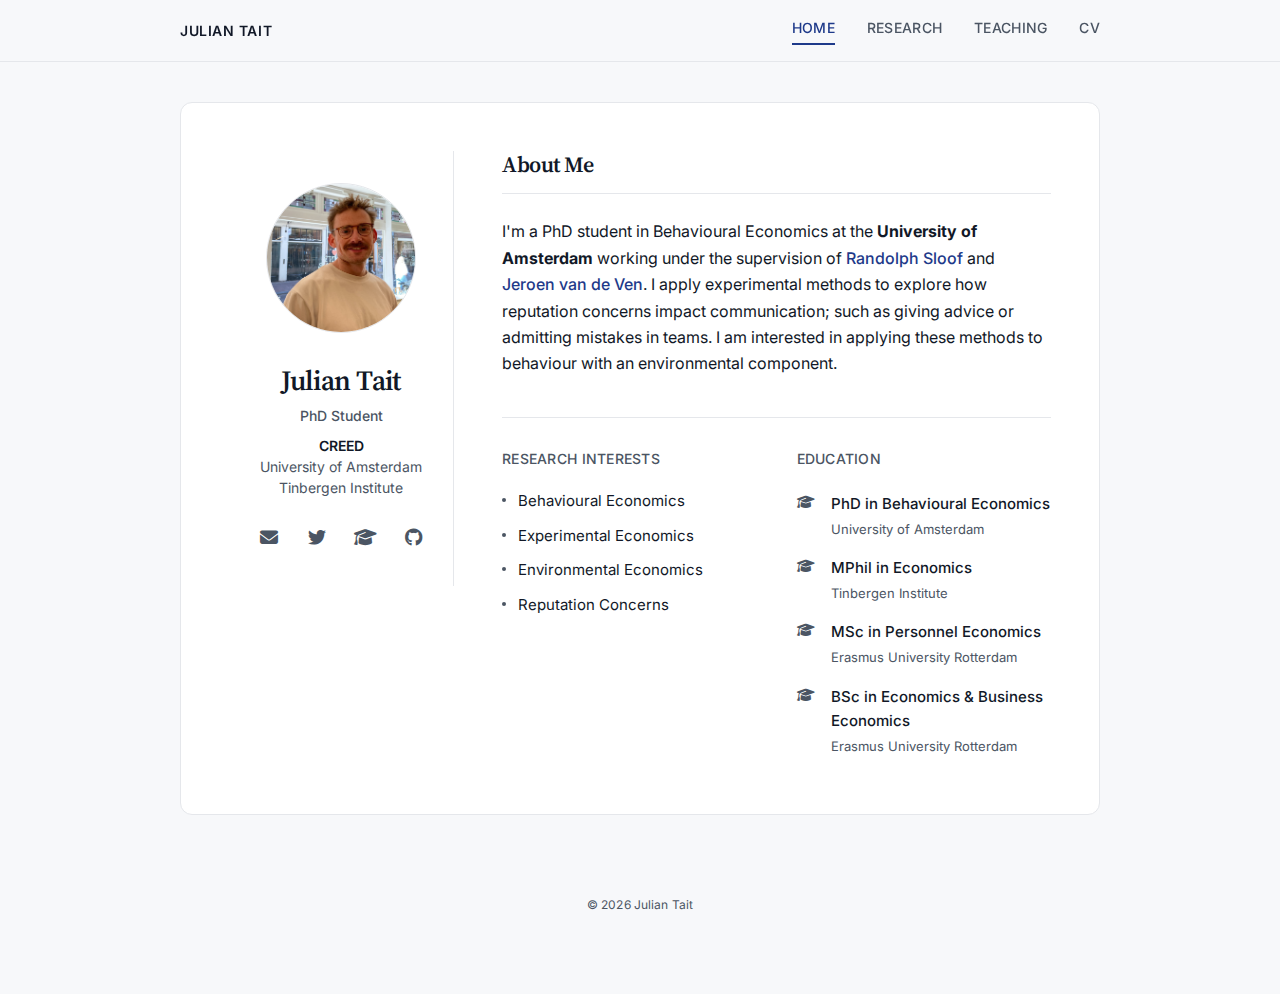
<file: index.html>
<!DOCTYPE html>
<html lang="en">
<head>
  <meta charset="UTF-8" />
  <meta name="viewport" content="width=device-width, initial-scale=1.0" />
  <meta name="google-site-verification" content="dTGXb1-qPw_tlqSa1XOd42FP-dNkVsbjYwUAmYOwEiI" />
  <title>Julian Tait – Behavioural Economist</title>
  <link rel="stylesheet" href="static/css/style.css" />
  <link href="https://cdnjs.cloudflare.com/ajax/libs/font-awesome/6.4.0/css/all.min.css" rel="stylesheet">
</head>
<body>
  <div data-nav></div>

  <main class="page-container home-container">
    <aside class="home-left">
      <img src="images/profile.jpg" alt="Profile photo of Julian Tait" class="home-photo" />
      <h1>Julian Tait</h1>
      <p class="subtitle">PhD Student</p>
      <p class="affiliations"><b>CREED</b></p>
      <p class="affiliations">University of Amsterdam</p>
      <p class="affiliations">Tinbergen Institute</p>
      <div class="icons">
        <a href="mailto:j.tait@uva.nl" aria-label="Email"><i class="fas fa-envelope"></i></a>
        <a href="https://twitter.com/" aria-label="Twitter"><i class="fab fa-twitter"></i></a>
        <a href="https://scholar.google.com/" aria-label="Google Scholar"><i class="fas fa-graduation-cap"></i></a>
        <a href="https://github.com/" aria-label="GitHub"><i class="fab fa-github"></i></a>
      </div>
    </aside>

    <div class="home-right">
      <section>
        <h2>About Me</h2>
        <p>I'm a PhD student in Behavioural Economics at the <b>University of Amsterdam</b> working under the supervision of <a href="https://www.uva.nl/en/profile/s/l/r.sloof/r.sloof.html?cb" target="_blank" class="supervisor-link">Randolph Sloof</a> and <a href="https://sites.google.com/site/jeroenvandevensite/Home" target="_blank" class="supervisor-link">Jeroen van de Ven</a>. I apply experimental methods to explore how reputation concerns impact communication; such as giving advice or admitting mistakes in teams. I am interested in applying these methods to behaviour with an environmental component.</p>
      </section>

      <section class="two-col">
        <div>
          <h3>Research Interests</h3>
          <ul class="research-list">
            <li>Behavioural Economics</li>
            <li>Experimental Economics</li>
            <li>Environmental Economics</li>
            <li>Reputation Concerns</li>
          </ul>
        </div>

        <div>
          <h3>Education</h3>
          <ul class="education-list">
            <li>
              <i class="fas fa-graduation-cap"></i>
              <div class="education-text">
                <div class="education-title">PhD in Behavioural Economics</div>
                <div class="education-location">University of Amsterdam</div>
              </div>
            </li>
            <li>
              <i class="fas fa-graduation-cap"></i>
              <div class="education-text">
                <div class="education-title">MPhil in Economics</div>
                <div class="education-location">Tinbergen Institute</div>
              </div>
            </li>
            <li>
              <i class="fas fa-graduation-cap"></i>
              <div class="education-text">
                <div class="education-title">MSc in Personnel Economics</div>
                <div class="education-location">Erasmus University Rotterdam</div>
              </div>
            </li>
            <li>
              <i class="fas fa-graduation-cap"></i>
              <div class="education-text">
                <div class="education-title">BSc in Economics & Business Economics</div>
                <div class="education-location">Erasmus University Rotterdam</div>
              </div>
            </li>
          </ul>
        </div>
      </section>
    </div>
  </main>

  <div data-footer></div>
  <script src="static/js/partials.js"></script>
</body>
</html>
</file>
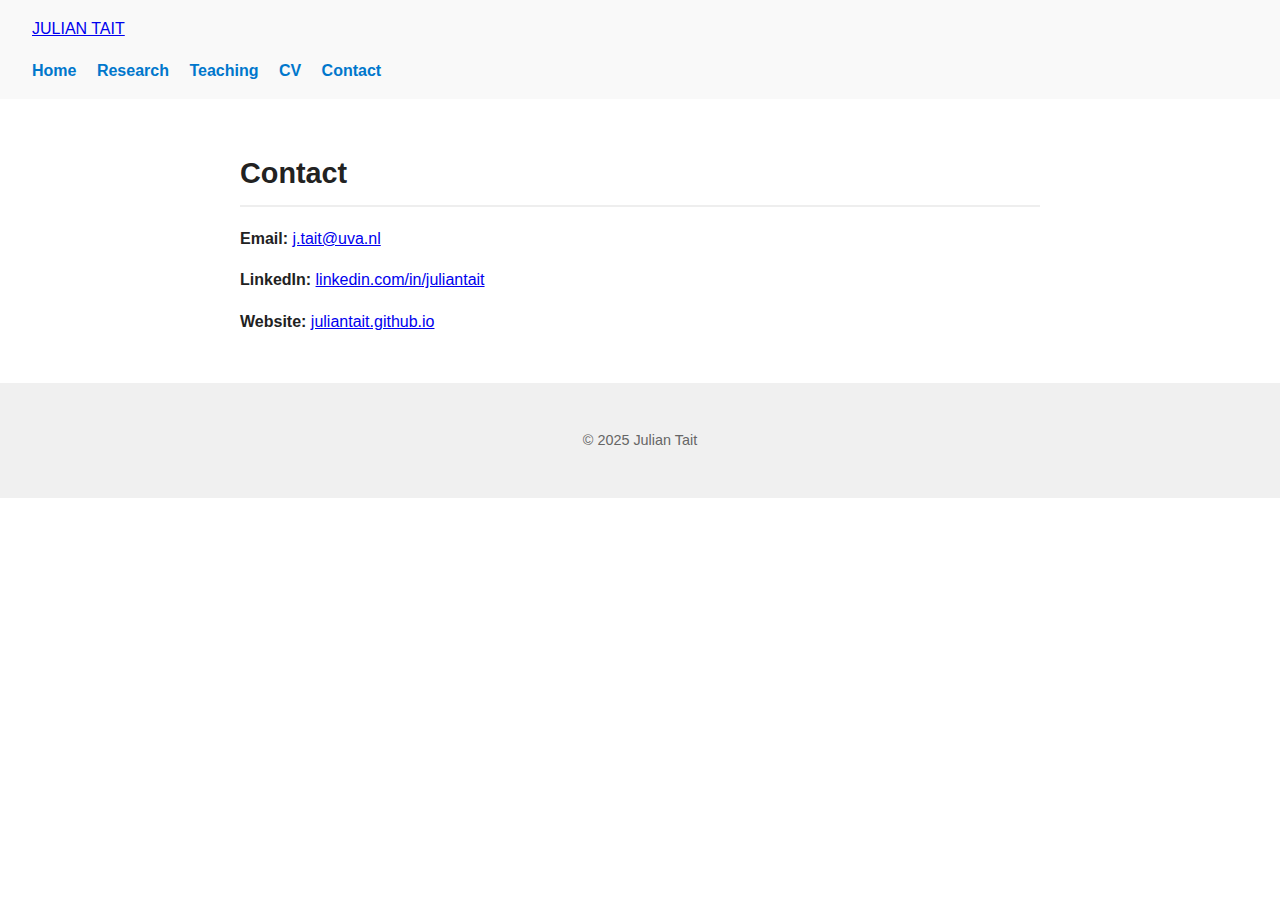
<file: contact.html>
<!DOCTYPE html>
<html lang="en">
<head>
  <meta charset="UTF-8" />
  <meta name="viewport" content="width=device-width, initial-scale=1.0" />
  <title>Research – Julian Tait</title>
  <link rel="stylesheet" href="style.css" />
</head>
<body>
  <header class="nav-header">
    <div class="nav-container">
      <div class="nav-logo"><a href="index.html">JULIAN TAIT</a></div>
      <nav>
        <a href="index.html">Home</a>
        <a href="research.html">Research</a>
        <a href="teaching.html">Teaching</a>
        <a href="cv.html">CV</a>
        <a href="contact.html">Contact</a>
      </nav>
    </div>
  </header>

<main class="page-container">
  <h1>Contact</h1>
  <section class="contact-info">
    <p><strong>Email:</strong> <a class="contact-link" href="mailto:j.tait@uva.nl">j.tait@uva.nl</a></p>
    <p><strong>LinkedIn:</strong> <a class="contact-link" href="https://www.linkedin.com/in/juliantait">linkedin.com/in/juliantait</a></p>
    <p><strong>Website:</strong> <a class="contact-link" href="https://juliantait.github.io">juliantait.github.io</a></p>
  </section>
</main>

  <footer>
    <p>&copy; 2025 Julian Tait</p>
  </footer>
</body>
</html>
</file>
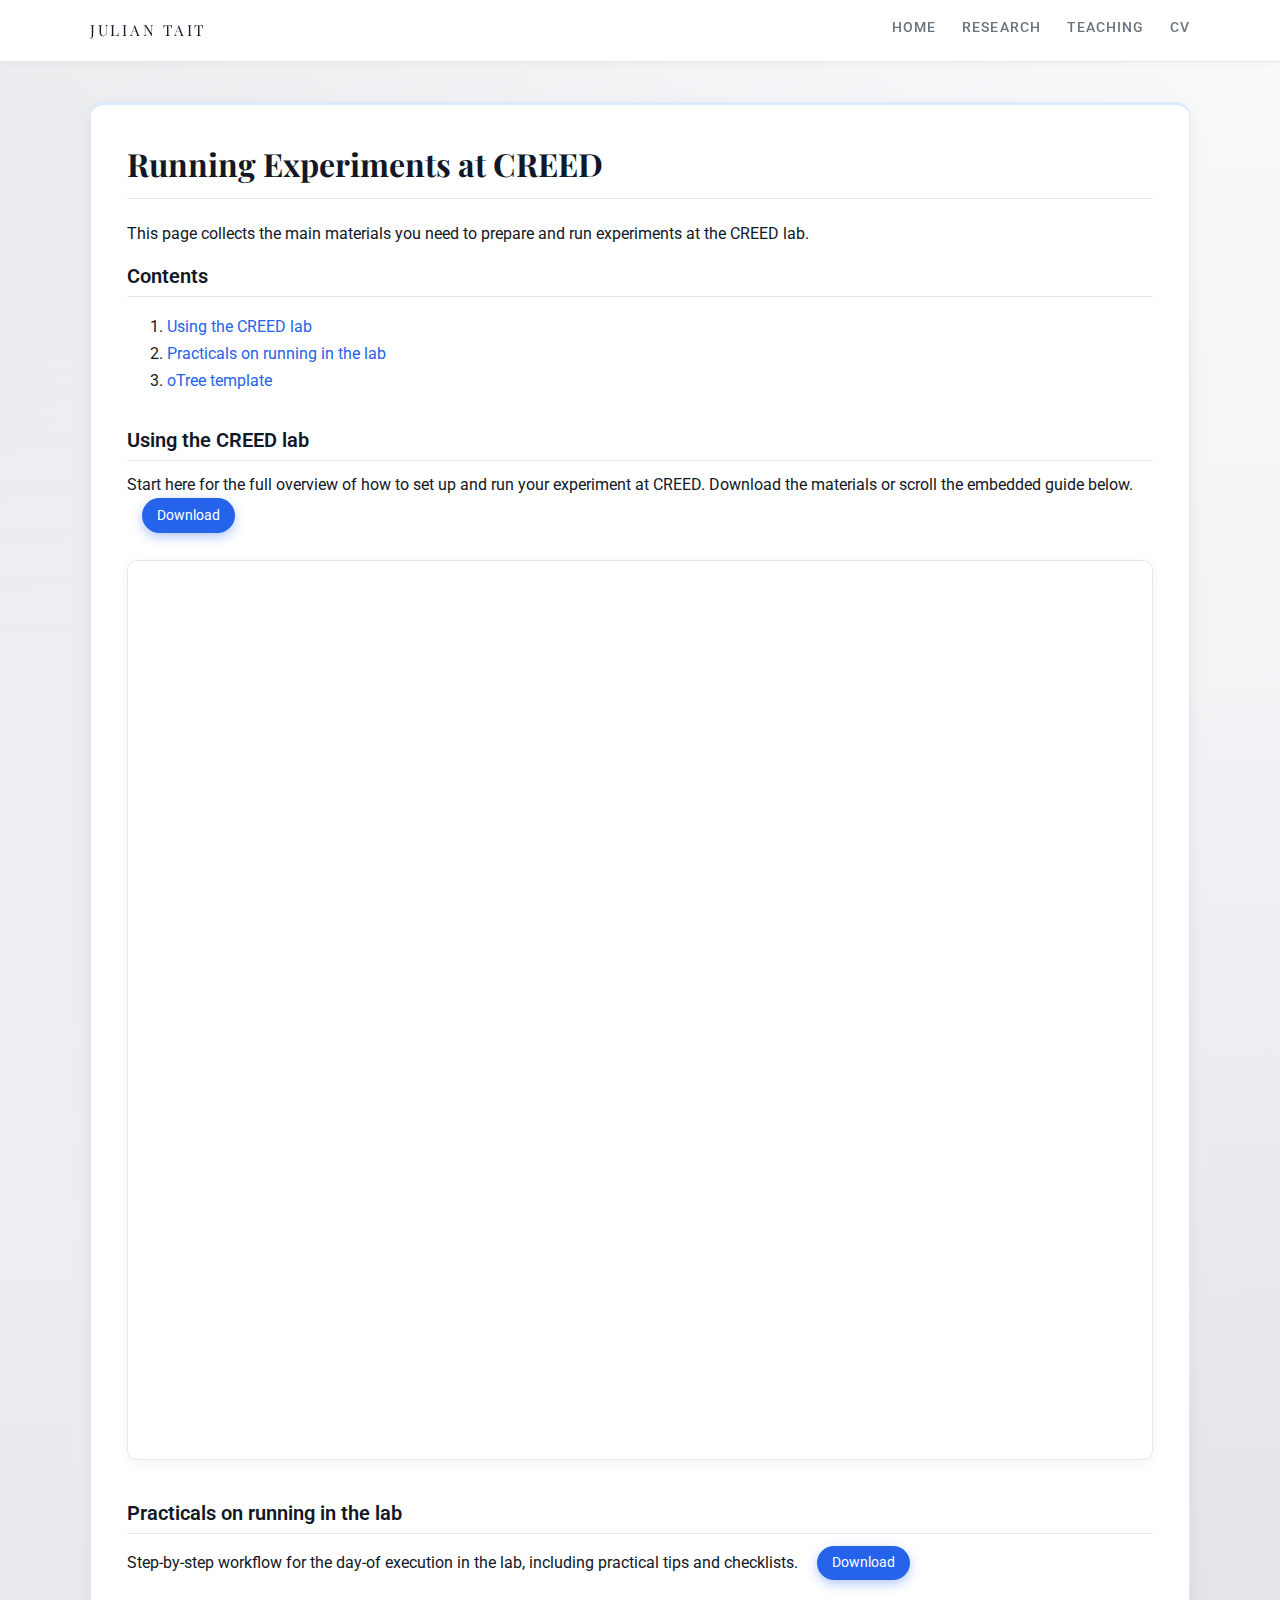
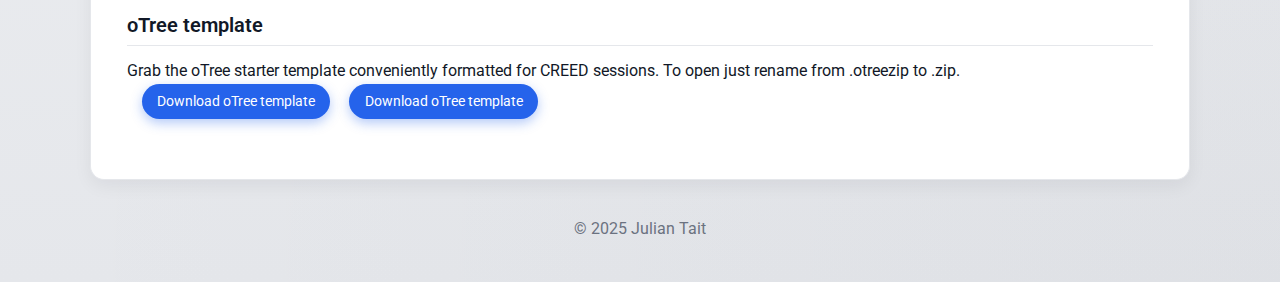
<file: CREED.html>
<!DOCTYPE html>
<html lang="en">
<head>
  <meta charset="UTF-8" />
  <meta name="viewport" content="width=device-width, initial-scale=1.0" />
  <title>Running Experiments at CREED – Julian Tait</title>
  <link rel="stylesheet" href="static/style.css" />
  
</head>
<body>
  <header class="nav-header">
    <div class="nav-container">
      <div class="nav-logo"><a href="index.html">JULIAN TAIT</a></div>
      <nav>
        <a href="index.html">Home</a>
        <a href="research.html">Research</a>
        <a href="teaching.html">Teaching</a>
        <a href="cv.html">CV</a>
      </nav>
    </div>
  </header>

  <main class="page-container">
    <h1>Running Experiments at CREED</h1>

    <p>This page collects the main materials you need to prepare and run experiments at the CREED lab.</p>

  <section class="toc">
    <h2>Contents</h2>
    <ol>
      <li><a href="#using-creed-lab">Using the CREED lab</a></li>
      <li><a href="#practicals-running">Practicals on running in the lab</a></li>
      <li><a href="#otree-template">oTree template</a></li>
    </ol>
  </section>

  <section id="using-creed-lab">
    <h2>Using the CREED lab</h2>
    <p>
      Start here for the full overview of how to set up and run your experiment at CREED.
      Download the materials or scroll the embedded guide below.
      <a href="https://juliantait.github.io/CREED_lab/CREED_instructions.pdf"
        download
        role="button"
        style="display:inline-block;padding:4px 6px;border-radius:6px;background:#e5e7eb;text-decoration:none;color:#111;margin-left:15px;">
        Download
      </a>
    </p>
    <iframe class="cv-embed" src="CREED_lab/CREED_instructions.pdf"></iframe>
  </section>

  <section id="practicals-running">
    <h2>Practicals on running in the lab</h2>
    <p>
      Step-by-step workflow for the day-of execution in the lab, including practical tips and checklists.
      <a href="https://juliantait.github.io/CREED_lab/CREED_lab_practical.pdf"
        download="CREED_lab_practical.pdf"
        role="button"
        style="display:inline-block;padding:4px 6px;border-radius:6px;background:#e5e7eb;text-decoration:none;color:#111;margin-left:15px;">
        Download
      </a>
    </p>
  </section>

  <section id="otree-template">
    <h2>oTree template</h2>
    <p>
      Grab the oTree starter template conveniently formatted for CREED sessions. To open just rename from .otreezip to .zip.
      <a href="https://juliantait.github.io/CREED_lab/oTree_Template.zip"         role="button"
      style="display:inline-block;padding:4px 6px;border-radius:6px;background:#e5e7eb;text-decoration:none;color:#111;margin-left:15px;">
      Download oTree template
      </a>
      <a href="https://juliantait.github.io/CREED_lab/oTree_Template.otreezip"
        download="oTree_Template.otreezip"
        role="button"
        style="display:inline-block;padding:4px 6px;border-radius:6px;background:#e5e7eb;text-decoration:none;color:#111;margin-left:15px;">
        Download oTree template
      </a>
    </p>
  </section>
  </main>
  <footer>
    <p>&copy; 2025 Julian Tait</p>
  </footer>
</body>
</html>
</file>
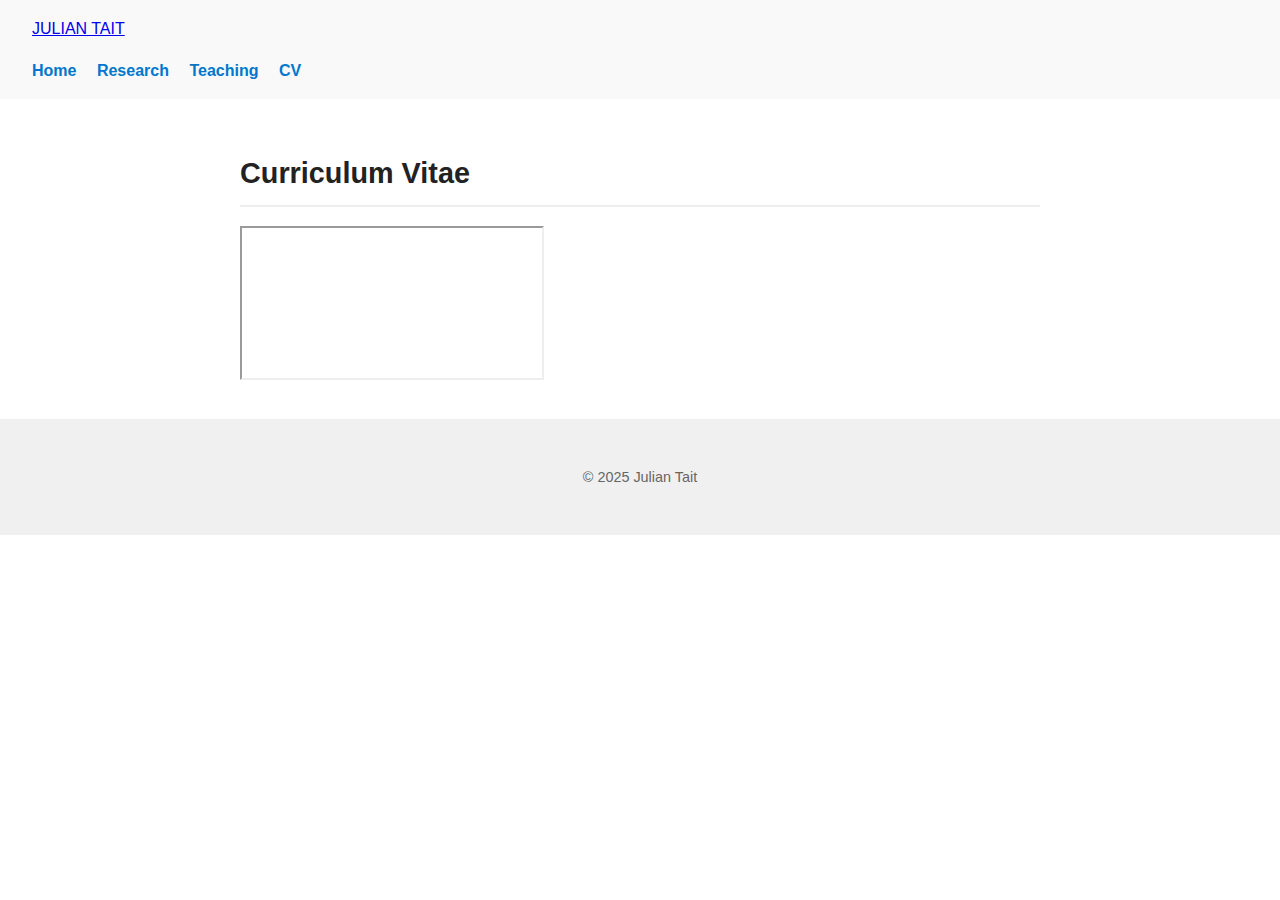
<file: cv.html>
<!DOCTYPE html>
<html lang="en">
<head>
  <meta charset="UTF-8" />
  <meta name="viewport" content="width=device-width, initial-scale=1.0" />
  <title>CV – Julian Tait</title>
  <link rel="stylesheet" href="style.css" />
</head>
<body>
  <header class="nav-header">
    <div class="nav-container">
      <div class="nav-logo"><a href="index.html">JULIAN TAIT</a></div>
      <nav>
        <a href="index.html">Home</a>
        <a href="research.html">Research</a>
        <a href="teaching.html">Teaching</a>
        <a href="cv.html">CV</a>
      </nav>
    </div>
  </header>

  <main class="page-container">
    <h1>Curriculum Vitae</h1>
    <iframe class="cv-embed" src="Julian_Tait_CV.pdf"></iframe>  </main>
  <footer>
    <p>&copy; 2025 Julian Tait</p>
  </footer>
</body>
</html>
</file>
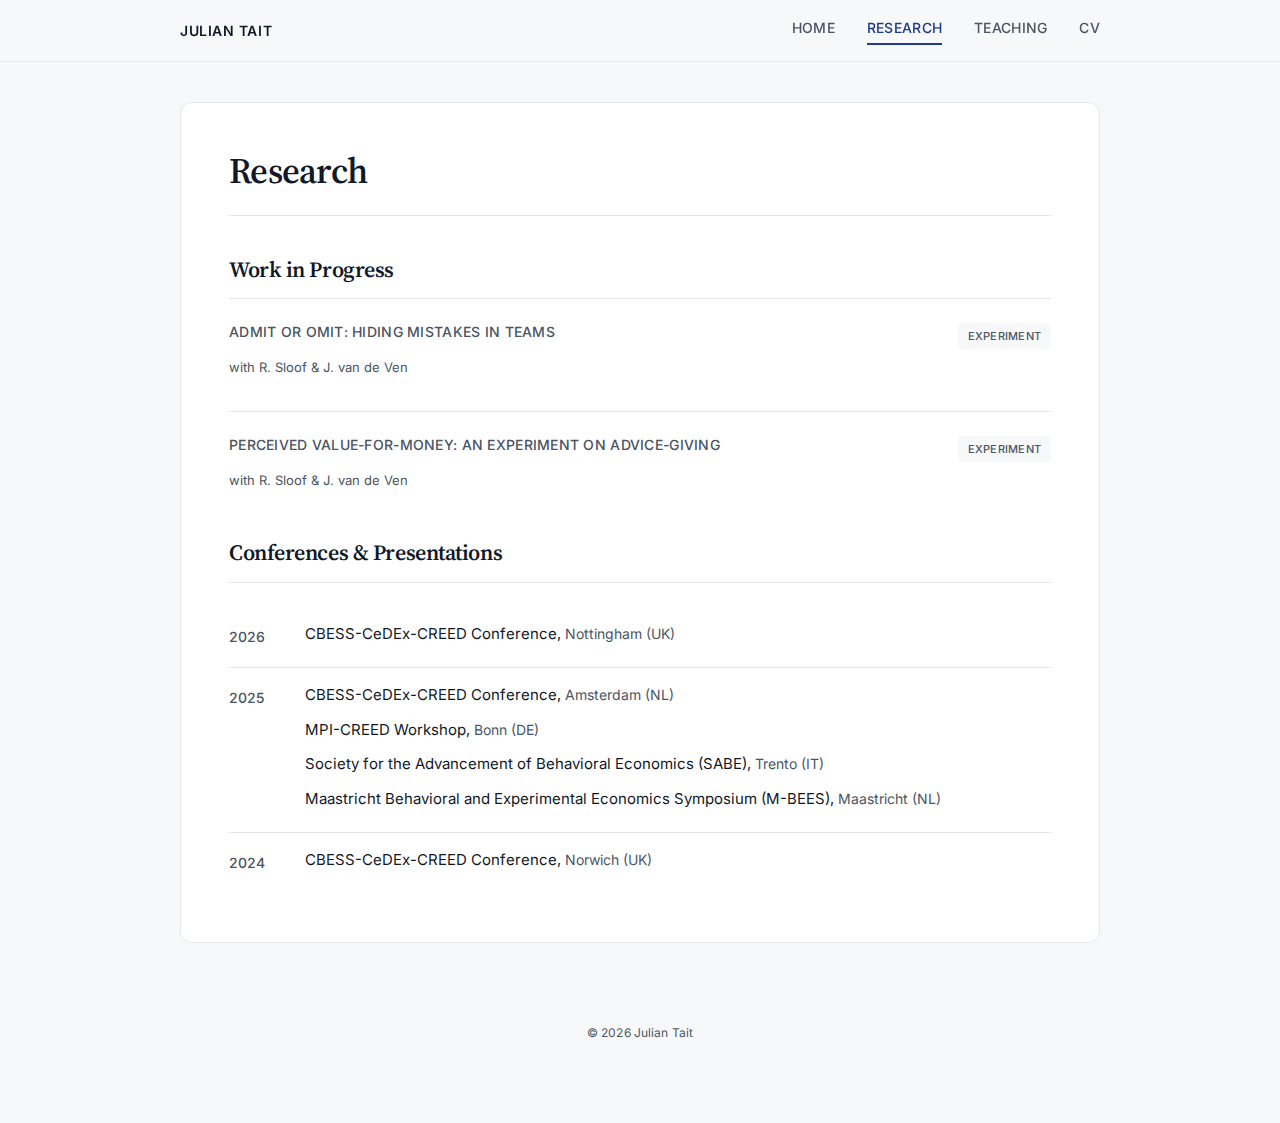
<file: research.html>
<!DOCTYPE html>
<html lang="en">
<head>
  <meta charset="UTF-8" />
  <meta name="viewport" content="width=device-width, initial-scale=1.0" />
  <title>Research – Julian Tait</title>
  <link rel="stylesheet" href="static/css/style.css" />
</head>
<body>
  <div data-nav></div>

  <main class="page-container">
    <div class="page-title">
      <h1>Research</h1>
    </div>

    <section>
      <h2>Work in Progress</h2>
      <ul class="publication-list">
        <li class="publication-item">
          <div class="publication-content">
            <h3 class="publication-title">Admit or Omit: Hiding Mistakes in Teams</h3>
            <p class="publication-authors">with R. Sloof & J. van de Ven</p>
            <p class="publication-abstract"></p>
          </div>
          <span class="publication-tag">Experiment</span>
        </li>
        <li class="publication-item">
          <div class="publication-content">
            <h3 class="publication-title">Perceived Value-for-Money: An Experiment on Advice-Giving</h3>
            <p class="publication-authors">with R. Sloof & J. van de Ven</p>
            <p class="publication-abstract"></p>
          </div>
          <span class="publication-tag">Experiment</span>
        </li>
      </ul>
    </section>

    <section class="conference-section">
      <h2>Conferences & Presentations</h2>

      <div class="conference-year-group">
        <div class="conference-year">2026</div>
        <ul class="conference-list">
          <li class="conference-item">
            <span class="conference-name">CBESS-CeDEx-CREED Conference</span>,
            <span class="conference-location">Nottingham (UK)</span>
          </li>
        </ul>
      </div>

      <div class="conference-year-group">
        <div class="conference-year">2025</div>
        <ul class="conference-list">
          <li class="conference-item">
            <span class="conference-name">CBESS-CeDEx-CREED Conference</span>,
            <span class="conference-location">Amsterdam (NL)</span>
          </li>
          <li class="conference-item">
            <span class="conference-name">MPI-CREED Workshop</span>,
            <span class="conference-location">Bonn (DE)</span>
          </li>
          <li class="conference-item">
            <span class="conference-name">Society for the Advancement of Behavioral Economics (SABE)</span>,
            <span class="conference-location">Trento (IT)</span>
          </li>
          <li class="conference-item">
            <span class="conference-name">Maastricht Behavioral and Experimental Economics Symposium (M-BEES)</span>,
            <span class="conference-location">Maastricht (NL)</span>
          </li>
        </ul>
      </div>

      <div class="conference-year-group">
        <div class="conference-year">2024</div>
        <ul class="conference-list">
          <li class="conference-item">
            <span class="conference-name">CBESS-CeDEx-CREED Conference</span>,
            <span class="conference-location">Norwich (UK)</span>
          </li>
        </ul>
      </div>
    </section>
  </main>

  <div data-footer></div>
  <script src="static/js/partials.js"></script>
</body>
</html>
</file>
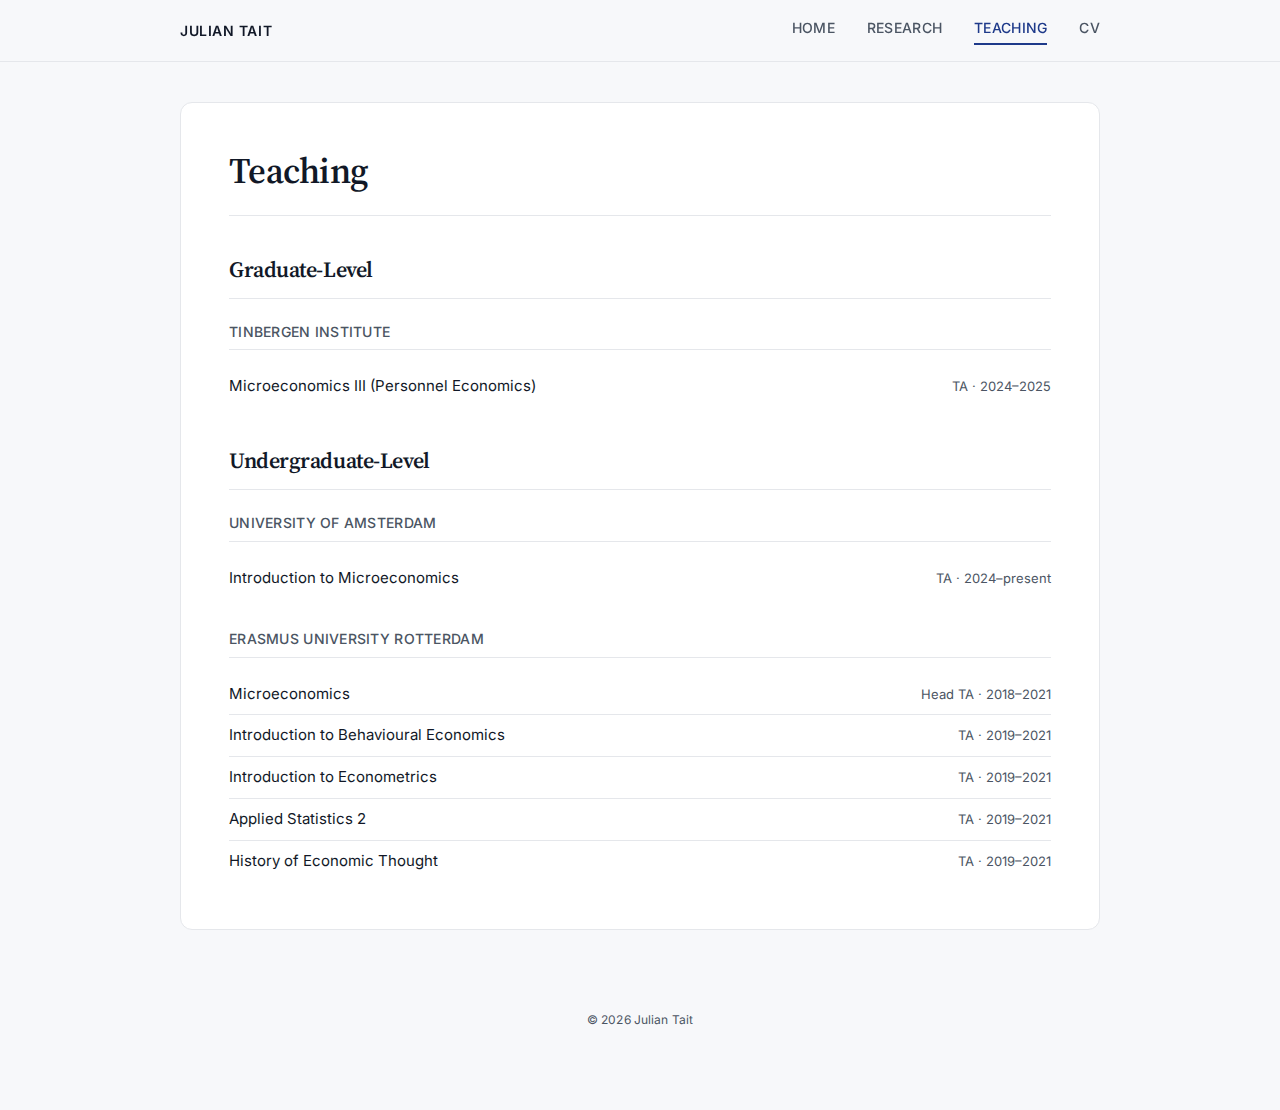
<file: teaching.html>
<!DOCTYPE html>
<html lang="en">
<head>
  <meta charset="UTF-8" />
  <meta name="viewport" content="width=device-width, initial-scale=1.0" />
  <title>Teaching – Julian Tait</title>
  <link rel="stylesheet" href="static/css/style.css" />
</head>
<body>
  <div data-nav></div>

  <main class="page-container">
    <div class="page-title">
      <h1>Teaching</h1>
    </div>

    <section class="teaching-section">
      <h2>Graduate-Level</h2>

      <div class="institution-group">
        <h3 class="institution-name">Tinbergen Institute</h3>
        <ul class="course-list">
          <li class="course-item">
            <span class="course-title">Microeconomics III (Personnel Economics)</span>
            <span class="course-meta">TA · 2024–2025</span>
          </li>
        </ul>
      </div>
    </section>

    <section class="teaching-section">
      <h2>Undergraduate-Level</h2>

      <div class="institution-group">
        <h3 class="institution-name">University of Amsterdam</h3>
        <ul class="course-list">
          <li class="course-item">
            <span class="course-title">Introduction to Microeconomics</span>
            <span class="course-meta">TA · 2024–present</span>
          </li>
        </ul>
      </div>

      <div class="institution-group">
        <h3 class="institution-name">Erasmus University Rotterdam</h3>
        <ul class="course-list">
          <li class="course-item">
            <span class="course-title">Microeconomics</span>
            <span class="course-meta">Head TA · 2018–2021</span>
          </li>
          <li class="course-item">
            <span class="course-title">Introduction to Behavioural Economics</span>
            <span class="course-meta">TA · 2019–2021</span>
          </li>
          <li class="course-item">
            <span class="course-title">Introduction to Econometrics</span>
            <span class="course-meta">TA · 2019–2021</span>
          </li>
          <li class="course-item">
            <span class="course-title">Applied Statistics 2</span>
            <span class="course-meta">TA · 2019–2021</span>
          </li>
          <li class="course-item">
            <span class="course-title">History of Economic Thought</span>
            <span class="course-meta">TA · 2019–2021</span>
          </li>
        </ul>
      </div>
    </section>
  </main>

  <div data-footer></div>
  <script src="static/js/partials.js"></script>
</body>
</html>
</file>
<file: static/css/style.css>
@import url('https://fonts.googleapis.com/css2?family=Inter:opsz,wght@14..32,400;14..32,500;14..32,600&family=Source+Serif+4:ital,opsz,wght@0,8..60,400;0,8..60,600;1,8..60,400&display=swap');

@import './base.css';
@import './layout.css';
@import './nav-footer.css';
@import './components.css';
@import './home.css';
@import './contact.css';
@import './responsive.css';
</file>
<file: style.css>
body {
    font-family: 'Segoe UI', Tahoma, Geneva, Verdana, sans-serif;
    margin: 0;
    background: #ffffff;
    color: #222;
    line-height: 1.6;
  }
  
  header.hero {
    background: #f0f4f8;
    padding: 2rem;
    display: flex;
    align-items: center;
    justify-content: center;
    flex-wrap: wrap;
    gap: 2rem;
  }
  
  .profile {
    display: flex;
    align-items: center;
    flex-wrap: wrap;
    max-width: 900px;
    width: 100%;
  }
  
  .profile-img {
    width: 150px;
    height: 150px;
    border-radius: 50%;
    object-fit: cover;
  }
  
  .profile-text h1 {
    font-size: 2rem;
    margin-bottom: 0.5rem;
  }
  
  .profile-text p {
    margin: 0.2rem 0;
  }
  
  nav {
    margin-top: 1rem;
  }
  
  nav a {
    margin-right: 1rem;
    text-decoration: none;
    color: #0077cc;
    font-weight: bold;
  }
  
  nav a:hover {
    text-decoration: underline;
  }
  
  header.nav-header {
    background: #f9f9f9;
    padding: 1rem 2rem;
  }
  
  main {
    padding: 2rem;
    max-width: 800px;
    margin: auto;
  }
  
  h1 {
    font-size: 1.8rem;
    border-bottom: 2px solid #eee;
    padding-bottom: 0.5rem;
  }
  
  h2 {
    color: #333;
    margin-top: 2rem;
  }
  
  ul {
    padding-left: 1.2rem;
  }
  
  .quick-info {
    display: flex;
    gap: 2rem;
    margin-top: 2rem;
  }
  
  .quick-info > div {
    flex: 1;
  }
  
  footer {
    text-align: center;
    padding: 2rem;
    font-size: 0.9rem;
    color: #666;
    background: #f0f0f0;
  }
</file>
<file: static/style.css>
@import url('https://fonts.googleapis.com/css2?family=Roboto:wght@300;400;500;700&family=Playfair+Display:wght@500;700&display=swap');

:root {
  --font-sans: 'Roboto', system-ui, -apple-system, BlinkMacSystemFont, 'Segoe UI', sans-serif;
  --font-serif: 'Playfair Display', 'Times New Roman', serif;

  --bg-page: #e5e7eb;
  --bg-page-top: #f9fafb;
  --bg-card: #ffffff;

  --heading: #111827;
  --text-main: #111827;
  --text-muted: #6b7280;

  --border-subtle: #e5e7eb;
  --accent: #2563eb;
  --accent-soft: #dbeafe;

  --radius-sm: 6px;
  --radius-md: 10px;
  --radius-lg: 14px;

  --shadow-soft: 0 6px 18px rgba(15, 23, 42, 0.06);
}

* {
  box-sizing: border-box;
}

body {
  margin: 0;
  min-height: 100vh;
  font-family: var(--font-sans);
  background:
    radial-gradient(circle at top left, rgba(15, 23, 42, 0.06), transparent 55%),
    radial-gradient(circle at bottom right, rgba(15, 23, 42, 0.03), transparent 55%),
    linear-gradient(to bottom, var(--bg-page-top), var(--bg-page));
  color: var(--text-main);
  line-height: 1.7;
}

/* ------------------ Header & Navigation ------------------ */

header.nav-header {
  background: rgba(255, 255, 255, 0.96);
  border-bottom: 1px solid var(--border-subtle);
  padding: 1rem 2.25rem;
  box-shadow: 0 1px 8px rgba(15, 23, 42, 0.04);
  backdrop-filter: blur(6px);
}

.nav-container {
  max-width: 1100px;
  margin: 0 auto;
  display: flex;
  justify-content: space-between;
  align-items: center;
  gap: 1.5rem;
}

.nav-logo a {
  font-family: var(--font-serif);
  letter-spacing: 0.18em;
  font-size: 0.95rem;
  color: var(--heading);
  text-decoration: none;
  text-transform: uppercase;
  white-space: nowrap;
}

nav {
  display: flex;
  align-items: center;
  gap: 1.6rem;
}

nav a {
  font-size: 0.85rem;
  letter-spacing: 0.08em;
  text-transform: uppercase;
  text-decoration: none;
  color: var(--text-muted);
  font-weight: 500;
  padding-bottom: 0.25rem;
  border-bottom: 2px solid transparent;
  transition: color 0.15s ease-out, border-color 0.15s ease-out;
}

nav a:hover {
  color: var(--heading);
  border-bottom-color: var(--accent);
}

/* ------------------ Layout Shells ------------------ */

main.page-container,
main.home-container {
  max-width: 1100px;
  margin: 2.5rem auto 2.25rem;
  padding: 2rem 2.25rem;
  background: var(--bg-card);
  border-radius: var(--radius-lg);
  border: 1px solid var(--border-subtle);
  border-top: 3px solid var(--accent-soft);
  box-shadow: var(--shadow-soft);
}

main.home-container {
  display: flex;
  gap: 2.5rem;
  align-items: flex-start;
}

/* ------------------ Home (index) ------------------ */

.home-left {
  flex: 0 0 30%;
  text-align: center;
  padding: 1.5rem 1rem 1.25rem;
  border-right: 1px solid var(--border-subtle);
  background: linear-gradient(180deg, #ffffff, #f9fafb);
  border-radius: var(--radius-md);
}

.home-photo {
  width: 80%;
  max-width: 220px;
  aspect-ratio: 1 / 1;
  border-radius: 999px;
  object-fit: cover;
  margin-bottom: 1rem;
  border: 2px solid var(--border-subtle);
  box-shadow: 0 4px 14px rgba(15, 23, 42, 0.08);
}

.home-left h1 {
  margin: 0.3rem 0 0.35rem;
  font-family: var(--font-serif);
  font-size: 1.9rem;
  font-weight: 600;
  letter-spacing: 0.03em;
  color: var(--heading);
}

.subtitle {
  margin: 0.1rem 0 0.3rem;
  font-size: 0.95rem;
  color: var(--accent);
  font-weight: 500;
}

.affiliations {
  margin: 0.15rem 0;
  font-size: 0.9rem;
  color: var(--text-muted);
}

.icons {
  margin-top: 1rem;
  display: flex;
  justify-content: center;
  gap: 0.75rem;
}

.icons a {
  width: 32px;
  height: 32px;
  border-radius: 999px;
  display: inline-flex;
  align-items: center;
  justify-content: center;
  background: #f9fafb;
  border: 1px solid var(--border-subtle);
  color: var(--text-muted);
  font-size: 0.9rem;
  transition: border-color 0.15s ease-out, color 0.15s ease-out, background-color 0.15s ease-out, transform 0.15s ease-out;
}

.icons a:hover {
  border-color: var(--accent);
  color: var(--accent);
  background: #f3f4ff;
  transform: translateY(-1px);
}

.home-right {
  flex: 1 1 auto;
}

.home-right section {
  margin-bottom: 1.75rem;
  padding-top: 0.25rem;
}

.home-right section + section {
  border-top: 1px solid var(--border-subtle);
  padding-top: 1.5rem;
}

/* ------------------ Typography ------------------ */

h1, h2, h3 {
  margin-top: 0;
  color: var(--heading);
}

h1 {
  font-family: var(--font-serif);
}

.page-container > h1:first-child {
  margin-bottom: 1.4rem;
  padding-bottom: 0.4rem;
  border-bottom: 1px solid var(--border-subtle);
}

h2 {
  font-size: 1.25rem;
  font-weight: 600;
  margin: 0 0 0.7rem;
  padding-bottom: 0.2rem;
  border-bottom: 1px solid var(--border-subtle);
}

h3 {
  font-size: 1rem;
  font-weight: 600;
  margin: 0.5rem 0 0.4rem;
}

p {
  margin: 0.3rem 0 0.7rem;
  font-size: 0.97rem;
}

a {
  color: var(--accent);
  text-decoration: none;
  transition: color 0.15s ease-out, border-color 0.15s ease-out, background-color 0.15s ease-out;
}

a:hover {
  color: #1d4ed8;
}

.supervisor-link {
  color: var(--heading);
  font-weight: 500;
  border-bottom: 1px solid var(--border-subtle);
  padding-bottom: 1px;
}

.supervisor-link:hover {
  color: var(--heading);
  border-bottom-color: var(--accent);
}

/* ------------------ Lists & Content ------------------ */

ul.research-list {
  list-style: disc;
  padding-left: 1.2rem;
  margin: 0.4rem 0 0.3rem;
}

ul.research-list li {
  margin-bottom: 0.4rem;
}

ul.education-list {
  list-style: none;
  padding-left: 0;
  margin: 0.5rem 0 0.2rem;
}

ul.education-list li {
  display: flex;
  align-items: center;
  margin-bottom: 0.5rem;
}

ul.education-list li i {
  margin-right: 0.6rem;
  color: var(--accent);
}

.education-title {
  font-weight: 500;
}

.education-location {
  font-size: 0.86rem;
  color: var(--text-muted);
}

.two-col {
  display: flex;
  gap: 2rem;
  flex-wrap: wrap;
}

.two-col > div {
  flex: 1;
  min-width: 240px;
}

/* ------------------ CV & CREED Embeds ------------------ */

.cv-embed {
  width: 100%;
  height: 900px;
  border: 1px solid var(--border-subtle);
  border-radius: var(--radius-md);
  margin-top: 1rem;
  background: #ffffff;
  box-shadow: 0 4px 16px rgba(15, 23, 42, 0.05);
}

/* ------------------ Contact Page ------------------ */

.contact-page {
  padding-top: 1.75rem;
}

.contact-layout {
  display: flex;
  gap: 2.25rem;
  align-items: flex-start;
  flex-wrap: wrap;
}

.contact-primary {
  flex: 1 1 55%;
}

.contact-primary > p {
  margin-bottom: 1.1rem;
  color: var(--text-muted);
}

.contact-grid {
  display: grid;
  grid-template-columns: repeat(3, minmax(0, 1fr));
  gap: 0.9rem;
}

.contact-card {
  display: flex;
  align-items: center;
  gap: 0.9rem;
  padding: 0.8rem 1rem;
  border-radius: var(--radius-md);
  border: 1px solid var(--border-subtle);
  background: #ffffff;
  text-decoration: none;
  color: inherit;
  box-shadow: 0 3px 10px rgba(15, 23, 42, 0.04);
  transition: transform 0.15s ease-out,
              box-shadow 0.15s ease-out,
              border-color 0.15s ease-out,
              background-color 0.15s ease-out;
}

.contact-card:hover {
  transform: translateY(-1px);
  border-color: var(--accent);
  background: #f9fafb;
  box-shadow: 0 6px 16px rgba(15, 23, 42, 0.06);
}

.contact-method-icon {
  width: 38px;
  height: 38px;
  border-radius: 999px;
  display: inline-flex;
  align-items: center;
  justify-content: center;
  background: var(--accent-soft);
  color: var(--accent);
  flex-shrink: 0;
}

.contact-method-icon i {
  font-size: 1rem;
}

.contact-card-body {
  display: flex;
  flex-direction: column;
  gap: 0.1rem;
}

.contact-card-label {
  font-size: 0.78rem;
  text-transform: uppercase;
  letter-spacing: 0.08em;
  color: var(--text-muted);
}

.contact-card-main {
  font-weight: 500;
}

.contact-card-meta {
  font-size: 0.85rem;
  color: var(--text-muted);
}

/* Legacy inline contact links, kept for compatibility */
.contact-link {
  color: var(--accent);
  border-bottom: 1px solid transparent;
}

.contact-link:hover {
  border-bottom-color: var(--accent);
}

/* ------------------ Buttons (e.g., CREED download) ------------------ */

a[role="button"] {
  font-family: var(--font-sans);
  font-size: 0.86rem;
  border-radius: 999px !important;
  background: var(--accent) !important;
  color: #ffffff !important;
  border: none !important;
  padding: 0.35rem 0.95rem !important;
  box-shadow: 0 4px 12px rgba(37, 99, 235, 0.35);
  cursor: pointer;
}

a[role="button"]:hover {
  background: #1d4ed8 !important;
}

/* ------------------ Generic Sections (teaching, research, CREED) ------------------ */

.page-container section {
  margin-bottom: 1.75rem;
}

.page-container section h2 {
  margin-top: 0.1rem;
}

.page-container section h3 {
  margin-top: 0.45rem;
}

/* ------------------ Footer ------------------ */

footer {
  max-width: 1100px;
  margin: 0 auto 2.5rem;
  padding: 0 2.25rem;
  font-size: 0.85rem;
  color: var(--text-muted);
}

footer p {
  margin: 0;
  text-align: center;
}

/* ------------------ Responsive ------------------ */

@media (max-width: 900px) {
  header.nav-header {
    padding-inline: 1.5rem;
  }

  main.page-container,
  main.home-container {
    margin: 2.1rem 1.5rem 2rem;
    padding: 1.75rem 1.7rem;
  }

  .home-left {
    padding-right: 1rem;
  }
}

@media (max-width: 720px) {
  header.nav-header {
    padding-inline: 1.2rem;
  }

  .nav-container {
    flex-direction: column;
    align-items: flex-start;
    gap: 0.6rem;
  }

  nav {
    flex-wrap: wrap;
    gap: 0.8rem 1.3rem;
  }

  main.home-container {
    flex-direction: column;
  }

  .home-left {
    border-right: none;
    border-bottom: 1px solid var(--border-subtle);
    padding-bottom: 1.5rem;
    margin-bottom: 1.5rem;
  }

  .cv-embed {
    height: 600px;
  }

  .contact-grid {
    grid-template-columns: minmax(0, 1fr);
  }
}

@media (max-width: 480px) {
  main.page-container,
  main.home-container {
    margin: 1.7rem 1rem 1.7rem;
    padding: 1.6rem 1.25rem;
  }

  nav a {
    font-size: 0.8rem;
  }

  .home-photo {
    width: 78%;
  }

  .page-container > h1:first-child {
    font-size: 1.4rem;
  }
}
</file>
